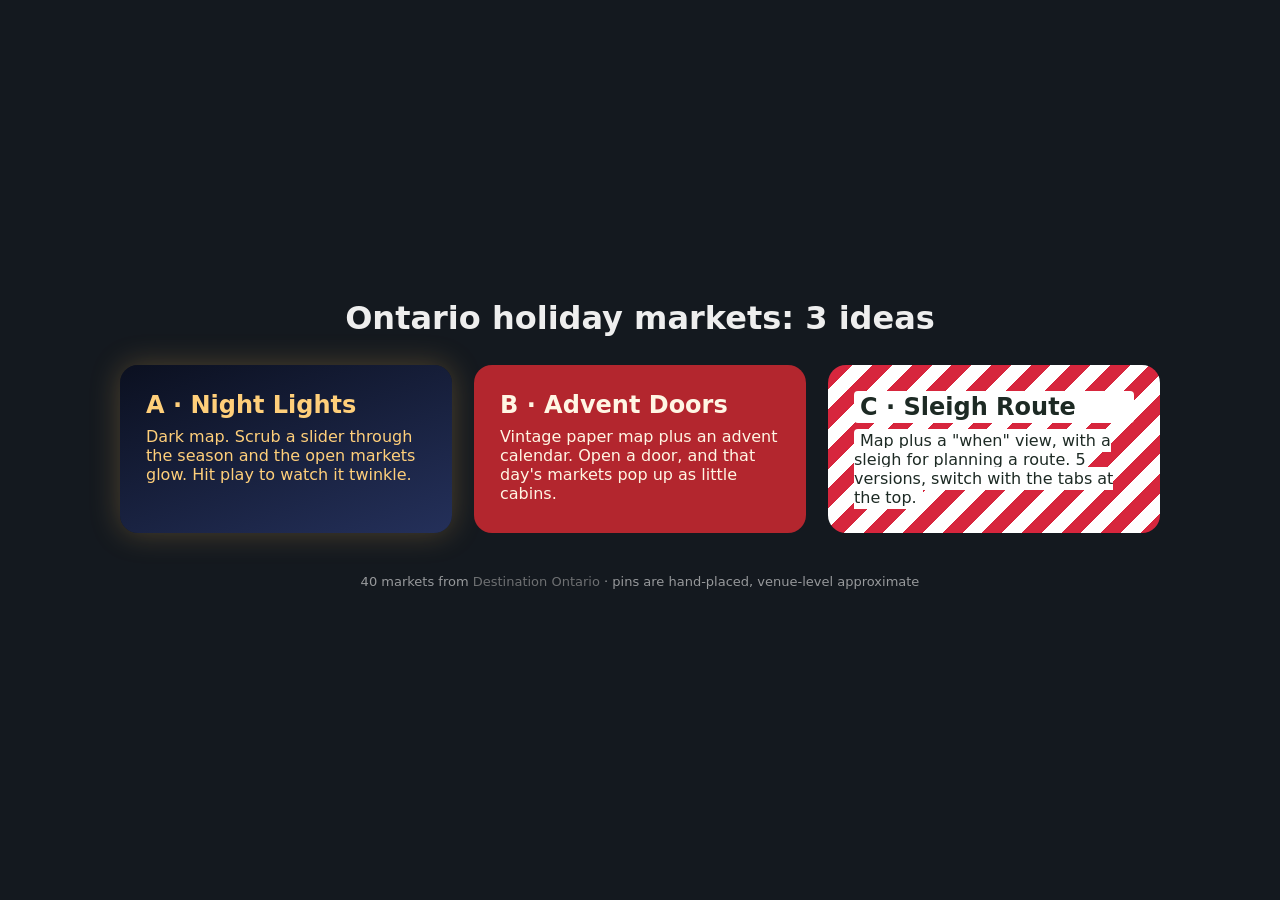
<file: ideas.html>
<!doctype html>
<html lang="en">
<head>
<meta charset="utf-8">
<title>Ontario holiday markets · 3 ideas</title>
<style>
  body { margin: 0; min-height: 100vh; display: flex; flex-direction: column; align-items: center; justify-content: center; gap: 28px;
    background: #14191f; color: #eee; font-family: system-ui, sans-serif; }
  h1 { font-weight: 600; margin: 0; }
  .cards { display: flex; gap: 22px; flex-wrap: wrap; justify-content: center; }
  a { width: 280px; padding: 26px; border-radius: 18px; text-decoration: none; color: inherit; transition: transform .2s; }
  a:hover { transform: translateY(-6px) rotate(-1deg); }
  a b { display: block; font-size: 24px; margin-bottom: 8px; }
  a.a { background: linear-gradient(160deg, #0b1020, #24305a); box-shadow: 0 0 30px rgba(255,190,90,.25); color: #ffcf7a; }
  a.b { background: #b3262e; color: #fff6e4; }
  a.c { background: repeating-linear-gradient(-45deg, #d7263d 0 14px, #fff 14px 28px); color: #1d2a24; }
  a.c b, a.c span { background: #fff; padding: 2px 6px; border-radius: 4px; }
  p { opacity: .6; font-size: 13px; }
</style>
</head>
<body>
  <h1>Ontario holiday markets: 3 ideas</h1>
  <div class="cards">
    <a class="a" href="a-night-lights.html"><b>A · Night Lights</b><span>Dark map. Scrub a slider through the season and the open markets glow. Hit play to watch it twinkle.</span></a>
    <a class="b" href="b-advent-doors.html"><b>B · Advent Doors</b><span>Vintage paper map plus an advent calendar. Open a door, and that day's markets pop up as little cabins.</span></a>
    <a class="c" href="c2-brush-link.html"><b>C · Sleigh Route</b><span>Map plus a "when" view, with a sleigh for planning a route. 5 versions, switch with the tabs at the top.</span></a>
  </div>
  <p>40 markets from <a style="width:auto;padding:0;color:#aaa" href="https://www.destinationontario.com/en-ca/articles/festive-holiday-markets-ontario">Destination Ontario</a> · pins are hand-placed, venue-level approximate</p>
</body>
</html>
</file>
